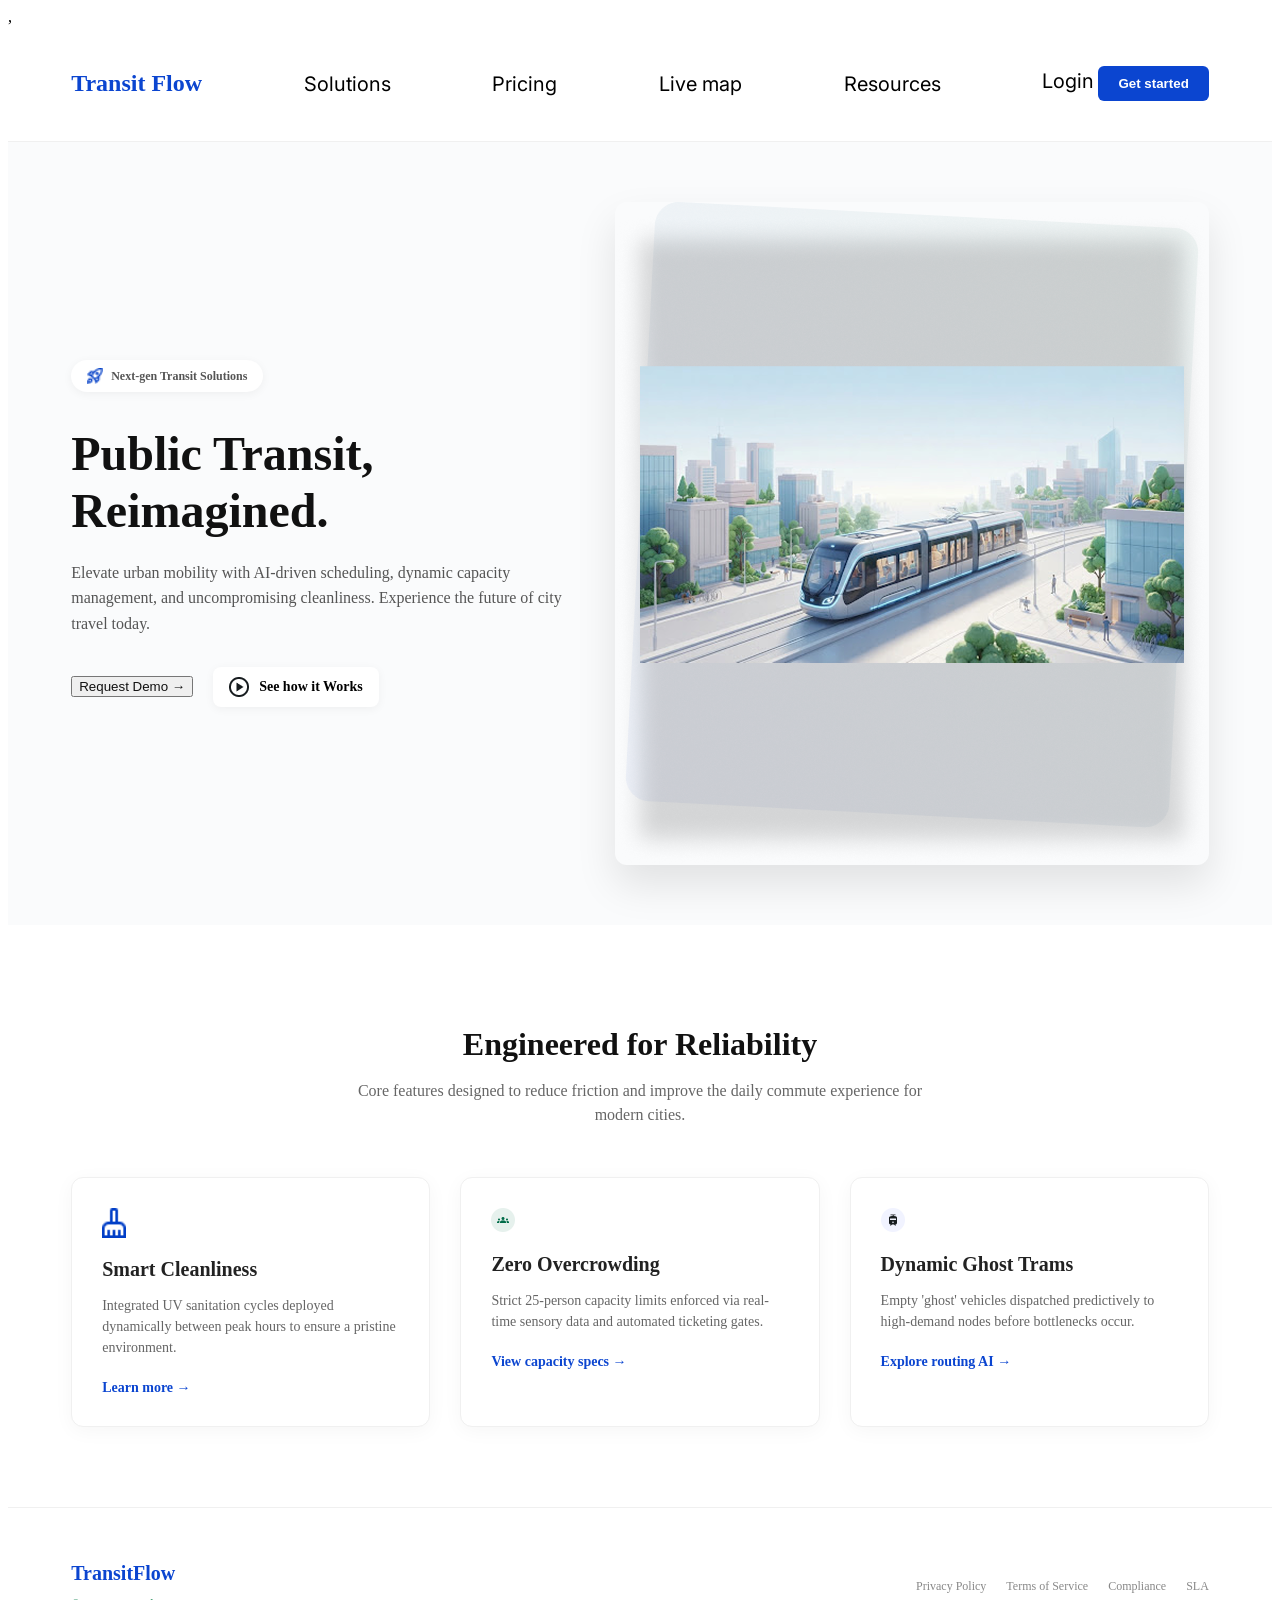
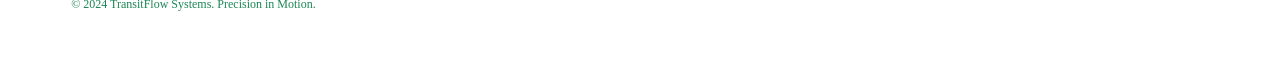
<file: Transit-flow-main/index.html>
<!DOCTYPE html>
,<html lang="en">

<head>
    <meta charset="UTF-8">
    <meta name="viewport" content="width=device-width, initial-scale=1.0">
    <title>Transit flow</title>
    <link rel="stylesheet" type="text/css" href="style.css">
</head>

<body>
    <div>
        <div class="navbar-section">
            <p class="logo">Transit Flow</p>
            <a class="nav-links">Solutions</a>
            <a class="nav-links">Pricing</a>
            <a class="nav-links">Live map</a>
            <a class="nav-links">Resources</a>
            <div class="nav-actions">
                <a class="nav-links login-link">Login</a>
                <button class="btn-primary">Get started</button>
            </div>
        </div>
        <div class="hero-section">
            <div class="hero-content">
                <div class="pill">
                    <img class="hero-icon" src="./images/ROCKET.png">
                    <span>Next-gen Transit Solutions</span>
                </div>
                <h1 class="hero-title">Public Transit,<br>Reimagined.</h1>
                <p class="hero-description">Elevate urban mobility with AI-driven scheduling, dynamic capacity
                    management, and uncompromising cleanliness. Experience the future of city travel today.</p>
                <div class="hero-actions">
                    <button class="btn-secondary">Request Demo <span class="arrow">&rarr;</span></button>
                    <div class="play-btn-container">
                        <img class="play-icon" src="./images/pause.png">
                        <span>See how it Works</span>
                    </div>
                </div>
            </div>
            <div class="hero-image-container">
                <img class="hero-main-image" src="./images/tram.png">
            </div>
        </div>
        <div class="features-section">
            <div class="features-header">
                <h1 class="features-main-title">Engineered for Reliability</h1>
                <p class="features-main-description">Core features designed to reduce friction and improve the daily
                    commute experience for modern cities.</p>
            </div>
            <div class="features-cards">
                <div class="feature-card">
                    <div class="icon-circle">
                        <img class="feature-image" src="./images/brush.png">
                    </div>
                    <h2 class="feature-title">Smart Cleanliness</h2>
                    <p class="feature-description">Integrated UV sanitation cycles deployed dynamically between peak
                        hours to ensure a pristine environment.</p>
                    <a class="feature-link">Learn more &rarr;</a>
                </div>
                <div class="feature-card">
                    <div class="icon-circle">
                        <img class="feature-image" src="./images/teams.png">
                    </div>
                    <h2 class="feature-title">Zero Overcrowding</h2>
                    <p class="feature-description">Strict 25-person capacity limits enforced via real-time sensory data
                        and automated ticketing gates.</p>
                    <a class="feature-link">View capacity specs &rarr;</a>
                </div>
                <div class="feature-card">
                    <div class="icon-circle">
                        <img class="feature-image" src="./images/tramblack.png">
                    </div>
                    <h2 class="feature-title">Dynamic Ghost Trams</h2>
                    <p class="feature-description">Empty 'ghost' vehicles dispatched predictively to high-demand nodes
                        before bottlenecks occur.</p>
                    <a class="feature-link">Explore routing AI &rarr;</a>
                </div>
            </div>
        </div>
        <div class="footer-section">
        <div class="footer-left">
            <h1 class="footer-logo">TransitFlow</h1>
            <p class="footer-copyright">&copy; 2024 TransitFlow Systems. Precision in Motion.</p>
        </div>
        <div class="footer-right">
            <a class="footer-link">Privacy Policy</a>
            <a class="footer-link">Terms of Service</a>
            <a class="footer-link">Compliance</a>
            <a class="footer-link">SLA</a>
        </div>
    </div>
</body>

</html>
</file>
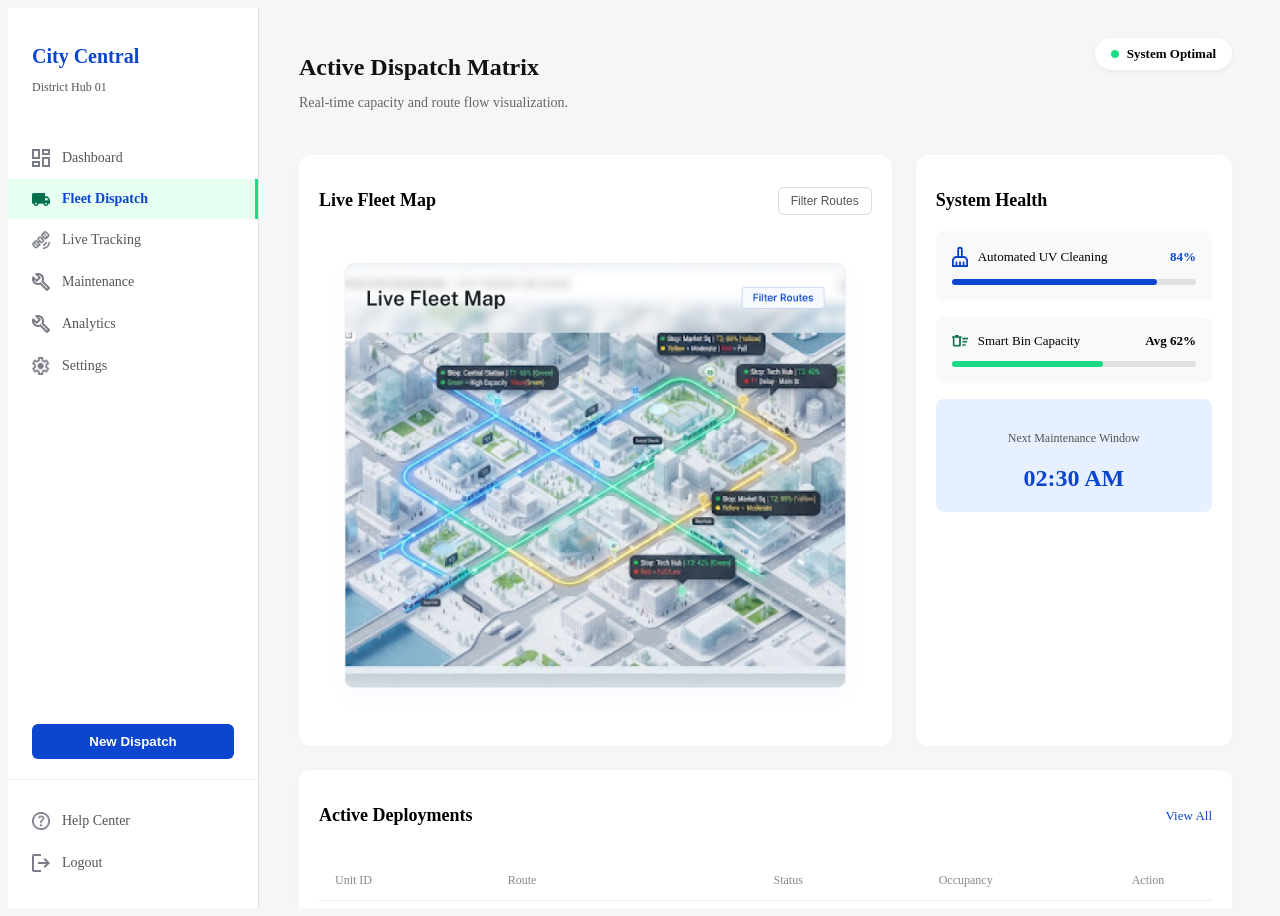
<file: Transit-flow-main/deployment.html>
<!DOCTYPE html>
<html lang="en">

<head>
    <meta charset="UTF-8">
    <meta name="viewport" content="width=device-width, initial-scale=1.0">
    <title>Hub 01 Deployment</title>
    <link rel="stylesheet" type="text/css" href="style.css">
</head>

<body class="dashboard-body">
    <div class="sidebar">
        <div class="sidebar-header">
            <h1 class="sidebar-title">City Central</h1>
            <h3 class="sidebar-subtitle">District Hub 01</h3>
        </div>
        <div class="sidebar-nav">
            <a class="sidebar-link"><img class="sidebar-icon" src="./images/squares.png"> Dashboard</a>
            <a class="sidebar-link active"><img class="sidebar-icon" src="./images/truck.png"> Fleet Dispatch</a>
            <a class="sidebar-link"><img class="sidebar-icon" src="./images/signal.png"> Live Tracking</a>
            <a class="sidebar-link"><img class="sidebar-icon" src="./images/wrench.png"> Maintenance</a>
            <a class="sidebar-link"><img class="sidebar-icon" src="./images/wrench.png"> Analytics</a>
            <a class="sidebar-link"><img class="sidebar-icon" src="./images/settings.png"> Settings</a>
        </div>
        <div class="sidebar-actions">
            <button class="btn-primary sidebar-btn">New Dispatch</button>
        </div>
        <div class="sidebar-footer">
            <a class="sidebar-link"><img class="sidebar-icon" src="./images/question mark.png"> Help Center</a>
            <a class="sidebar-link"><img class="sidebar-icon" src="./images/exit.png"> Logout</a>
        </div>
    </div>

    <div class="main-content">
        <div class="header-row">
            <div>
                <h1 class="page-title">Active Dispatch Matrix</h1>
                <p class="page-subtitle">Real-time capacity and route flow visualization.</p>
            </div>
            <div class="status-badge system-optimal">
                <span class="dot green-dot"></span> System Optimal
            </div>
        </div>

        <div class="dashboard-grid">
            <div class="main-panel">
                <div class="panel-header">
                    <h2>Live Fleet Map</h2>
                    <button class="btn-outline">Filter Routes</button>
                </div>
                <img class="map-image" src="./images/live map.png" style="width: 100%; border-radius: 8px;">
            </div>

            <div class="side-panel">
                <h2>System Health</h2>
                <div class="health-card">
                    <div class="health-card-header">
                        <img src="./images/brush.png" class="health-icon">
                        <span>Automated UV Cleaning</span>
                        <span class="health-value blue">84%</span>
                    </div>
                    <div class="progress-bar-bg">
                        <div class="progress-bar-fill blue" style="width: 84%;"></div>
                    </div>
                </div>
                <div class="health-card">
                    <div class="health-card-header">
                        <img src="./images/trashcan.png" class="health-icon">
                        <span>Smart Bin Capacity</span>
                        <span class="health-value">Avg 62%</span>
                    </div>
                    <div class="progress-bar-bg">
                        <div class="progress-bar-fill green" style="width: 62%;"></div>
                    </div>
                </div>
                <div class="info-card blue-bg">
                    <p>Next Maintenance Window</p>
                    <h2>02:30 AM</h2>
                </div>
            </div>
        </div>

        <div class="table-section">
            <div class="table-header">
                <h2>Active Deployments</h2>
                <a class="view-all">View All</a>
            </div>
            <table class="data-table">
                <thead>
                    <tr>
                        <th>Unit ID</th>
                        <th>Route</th>
                        <th>Status</th>
                        <th>Occupancy</th>
                        <th>Action</th>
                    </tr>
                </thead>
                <tbody>
                    <tr>
                        <td><strong>G-TRAM-402</strong></td>
                        <td>Line C (Downtown Loop)</td>
                        <td><span class="badge badge-active"><span class="dot green-dot"></span> Active</span></td>
                        <td>
                            <div class="occupancy-cell">
                                <div class="progress-bar-bg small">
                                    <div class="progress-bar-fill green" style="width: 45%;"></div>
                                </div>
                                <span>45%</span>
                            </div>
                        </td>
                        <td><img class="action-icon" src="./images/more.png"></td>
                    </tr>
                    <tr>
                        <td><strong>G-TRAM-118</strong></td>
                        <td>Line A (North Corridor)</td>
                        <td><span class="badge badge-delayed"><span class="dot red-dot"></span> Delayed</span></td>
                        <td>
                            <div class="occupancy-cell">
                                <div class="progress-bar-bg small">
                                    <div class="progress-bar-fill red" style="width: 92%;"></div>
                                </div>
                                <span>92%</span>
                            </div>
                        </td>
                        <td><img class="action-icon" src="./images/more.png"></td>
                    </tr>
                    <tr>
                        <td><strong>G-TRAM-773</strong></td>
                        <td>Line B (East West Link)</td>
                        <td><span class="badge badge-enroute"><span class="dot blue-dot"></span> En Route</span></td>
                        <td>
                            <div class="occupancy-cell">
                                <div class="progress-bar-bg small">
                                    <div class="progress-bar-fill yellow" style="width: 78%;"></div>
                                </div>
                                <span>78%</span>
                            </div>
                        </td>
                        <td><img class="action-icon" src="./images/more.png"></td>
                    </tr>
                </tbody>
            </table>
        </div>
    </div>
</body>

</html>
</file>
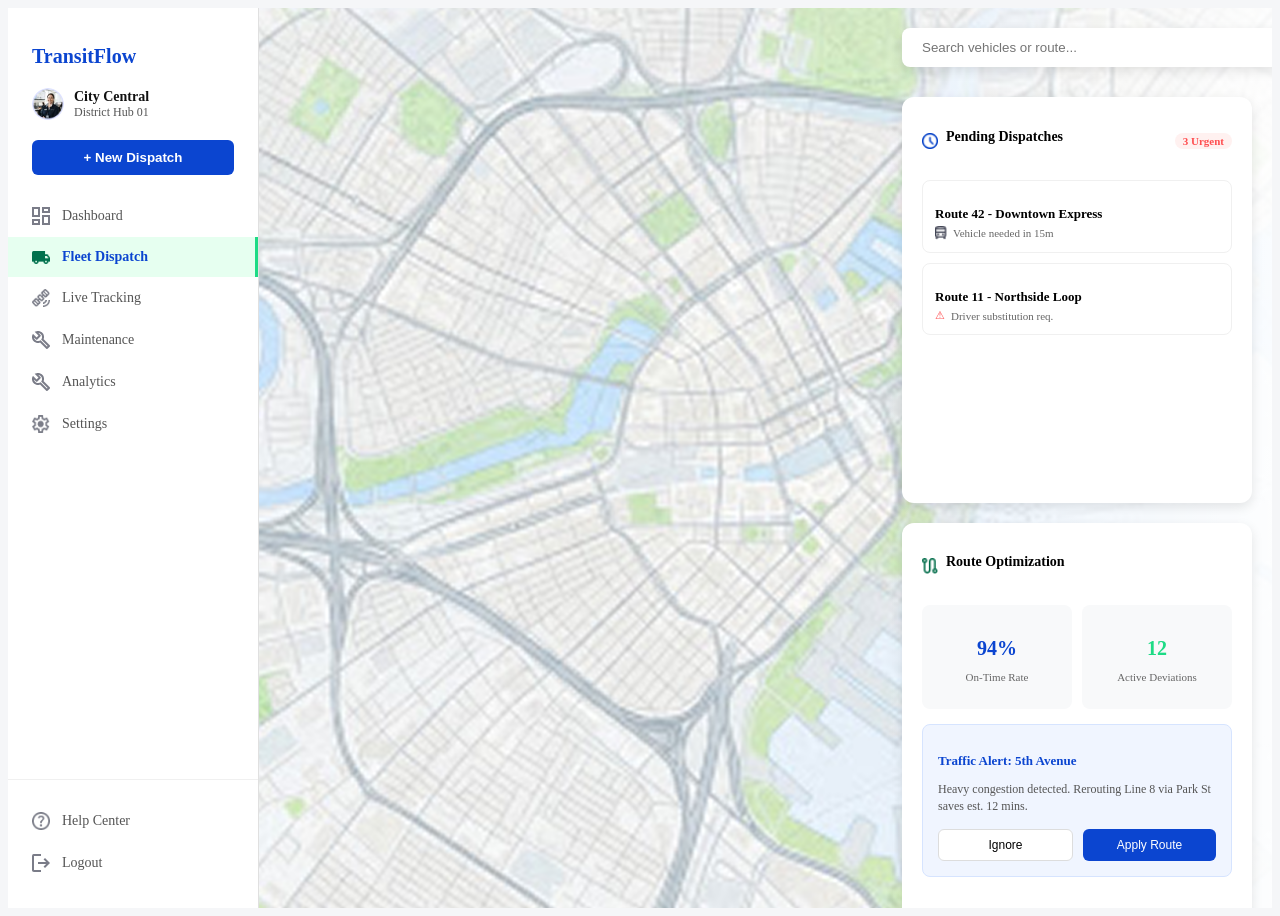
<file: Transit-flow-main/map.html>
<!DOCTYPE html>
<html lang="en">

<head>
    <meta charset="UTF-8">
    <meta name="viewport" content="width=device-width, initial-scale=1.0">
    <title>Train Times</title>
    <link rel="stylesheet" type="text/css" href="style.css">
</head>

<body class="dashboard-body">
    <div class="sidebar">
        <div class="sidebar-header" style="padding-bottom: 20px;">
            <h1 class="sidebar-title" style="margin-bottom: 20px;">TransitFlow</h1>
            <div style="display: flex; align-items: center; gap: 10px; margin-bottom: 20px;">
                <img src="./images/person.png" style="width: 32px; border-radius: 50%;">
                <div>
                    <h3 class="sidebar-title" style="font-size: 14px; margin: 0; color: #111;">City Central</h3>
                    <p class="sidebar-subtitle" style="margin: 0;">District Hub 01</p>
                </div>
            </div>
            <button class="btn-primary" style="width: 100%;">+ New Dispatch</button>
        </div>
        <div class="sidebar-nav">
            <a class="sidebar-link"><img class="sidebar-icon" src="./images/squares.png"> Dashboard</a>
            <a class="sidebar-link active"><img class="sidebar-icon" src="./images/truck.png"> Fleet Dispatch</a>
            <a class="sidebar-link"><img class="sidebar-icon" src="./images/signal.png"> Live Tracking</a>
            <a class="sidebar-link"><img class="sidebar-icon" src="./images/wrench.png"> Maintenance</a>
            <a class="sidebar-link"><img class="sidebar-icon" src="./images/wrench.png"> Analytics</a>
            <a class="sidebar-link"><img class="sidebar-icon" src="./images/settings.png"> Settings</a>
        </div>
        <div class="sidebar-footer">
            <a class="sidebar-link"><img class="sidebar-icon" src="./images/question mark.png"> Help Center</a>
            <a class="sidebar-link"><img class="sidebar-icon" src="./images/exit.png"> Logout</a>
        </div>
    </div>

    <div class="main-content"
        style="position: relative; padding: 0; overflow: hidden; background-color: #e5e5e5; display: flex; justify-content: flex-end;">
        <img src="./images/map.png"
            style="position: absolute; top: 0; left: 0; width: 100%; height: 100%; object-fit: cover; z-index: 0;">

        <div class="map-overlay-panel"
            style="position: relative; z-index: 1; width: 350px; padding: 20px; display: flex; flex-direction: column; gap: 20px; height: 100%; overflow-y: auto; background: linear-gradient(to left, rgba(255,255,255,0.9) 0%, rgba(255,255,255,0) 100%);">

            <input type="text" placeholder="Search vehicles or route..."
                style="padding: 12px 20px; border: none; border-radius: 8px; box-shadow: 0 4px 12px rgba(0,0,0,0.1); width: 100%; margin-bottom: 10px;">

            <div class="side-panel" style="box-shadow: 0 4px 12px rgba(0,0,0,0.1);">
                <div class="panel-header" style="margin-bottom: 15px;">
                    <div style="display: flex; align-items: center; gap: 8px;">
                        <img src="./images/clock.png" style="width: 16px;">
                        <h2 style="font-size: 14px;">Pending Dispatches</h2>
                    </div>
                    <span
                        style="background-color: #fff1f0; color: #ff4d4f; padding: 2px 8px; border-radius: 10px; font-size: 11px; font-weight: 600;">3
                        Urgent</span>
                </div>
                <div style="border: 1px solid #f0f0f0; border-radius: 8px; padding: 12px; margin-bottom: 10px;">
                    <p style="font-weight: 600; font-size: 13px; margin-bottom: 4px;">Route 42 - Downtown Express</p>
                    <div style="display: flex; align-items: center; gap: 6px; color: #666; font-size: 11px;">
                        <img src="./images/bus.png" style="width: 12px;"> Vehicle needed in 15m
                    </div>
                </div>
                <div style="border: 1px solid #f0f0f0; border-radius: 8px; padding: 12px;">
                    <p style="font-weight: 600; font-size: 13px; margin-bottom: 4px;">Route 11 - Northside Loop</p>
                    <div style="display: flex; align-items: center; gap: 6px; color: #666; font-size: 11px;">
                        <span style="color: #ff4d4f;">⚠</span> Driver substitution req.
                    </div>
                </div>
            </div>

            <div class="side-panel" style="box-shadow: 0 4px 12px rgba(0,0,0,0.1);">
                <div class="panel-header" style="margin-bottom: 15px;">
                    <div style="display: flex; align-items: center; gap: 8px;">
                        <img src="./images/circut.png" style="width: 16px;">
                        <h2 style="font-size: 14px;">Route Optimization</h2>
                    </div>
                </div>

                <div style="display: flex; gap: 10px; margin-bottom: 15px;">
                    <div
                        style="flex: 1; background-color: #f8f9fa; padding: 15px; border-radius: 8px; text-align: center;">
                        <h2 style="color: #0b45d0; font-size: 20px; margin-bottom: 4px;">94%</h2>
                        <p style="font-size: 11px; color: #666;">On-Time Rate</p>
                    </div>
                    <div
                        style="flex: 1; background-color: #f8f9fa; padding: 15px; border-radius: 8px; text-align: center;">
                        <h2 style="color: #1ddb85; font-size: 20px; margin-bottom: 4px;">12</h2>
                        <p style="font-size: 11px; color: #666;">Active Deviations</p>
                    </div>
                </div>

                <div style="background-color: #f0f5ff; border: 1px solid #d6e4ff; border-radius: 8px; padding: 15px;">
                    <h3 style="color: #0b45d0; font-size: 13px; margin-bottom: 8px;">Traffic Alert: 5th Avenue</h3>
                    <p style="font-size: 12px; color: #555; line-height: 1.4; margin-bottom: 15px;">Heavy congestion
                        detected. Rerouting Line 8 via Park St saves est. 12 mins.</p>
                    <div style="display: flex; gap: 10px;">
                        <button
                            style="flex: 1; padding: 8px; background: white; border: 1px solid #ddd; border-radius: 6px; font-size: 12px; cursor: pointer;">Ignore</button>
                        <button
                            style="flex: 1; padding: 8px; background: #0b45d0; color: white; border: none; border-radius: 6px; font-size: 12px; cursor: pointer;">Apply
                            Route</button>
                    </div>
                </div>
            </div>

        </div>
    </div>
</body>

</html>
</file>
<file: Transit-flow-main/style.css>
@import url('https://fonts.googleapis.com/css2?family=Inter:wght@400;500;600;700&display=swap');

.navbar-section {
    display: flex;
    justify-content: space-between;
    align-items: center;
    padding: 20px 5%;
    border-bottom: 1px solid #f0f0f0;
}

.logo {
    color: #0b45d0;
    font-size: 24px;
    font-weight: 700;
}

.nav-links {
    font-family: 'Inter', sans-serif;
    font-size: 20px;
    font-weight: 400;
    color: black;
    margin-left: 20px;
}

.btn-primary {
    background-color: #0b45d0;
    color: white;
    border: none;
    padding: 10px 20px;
    border-radius: 6px;
    font-weight: 600;
    cursor: pointer;
}

.hero-section {
    display: flex;
    align-items: center;
    justify-content: space-between;
    padding: 60px 5%;
    background-color: #fafbfc;
}

.hero-content {
    flex: 1;
    max-width: 500px;
}

.pill {
    display: flex;
    align-items: center;
    gap: 8px;
    background-color: #ffffff;
    padding: 8px 16px;
    border-radius: 20px;
    box-shadow: 0 2px 10px rgba(0,0,0,0.05);
    width: fit-content;
    margin-bottom: 24px;
    font-size: 12px;
    font-weight: 600;
    color: #555;
}

.hero-icon {
    width: 16px;
}

.hero-title {
    font-size: 48px;
    line-height: 1.2;
    margin-bottom: 20px;
    color: #111;
}

.hero-description {
    color: #555;
    font-size: 16px;
    line-height: 1.6;
    margin-bottom: 30px;
}

.hero-actions {
    display: flex;
    align-items: center;
    gap: 20px;
}

.btn-secondary {
    color:#111;
}

.play-btn-container {
    display: flex;
    align-items: center;
    gap: 10px;
    font-weight: 600;
    font-size: 14px;
    cursor: pointer;
    background-color: white;
    padding: 10px 16px;
    border-radius: 8px;
    box-shadow: 0 2px 10px rgba(0,0,0,0.05);
}

.play-icon {
    width: 20px;
}

.hero-image-container {
    flex: 1;
    display: flex;
    justify-content: flex-end;
}

.hero-main-image {
    max-width: 100%;
    border-radius: 12px;
    box-shadow: 0 20px 40px rgba(0,0,0,0.1);
}

.features-section {
    padding: 80px 5%;
    text-align: center;
}

.features-header {
    max-width: 600px;
    margin: 0 auto 50px auto;
}

.features-main-title {
    font-size: 32px;
    margin-bottom: 16px;
    color: #111;
}

.features-main-description {
    color: #666;
    font-size: 16px;
    line-height: 1.5;
}

.features-cards {
    display: flex;
    gap: 30px;
    justify-content: space-between;
}

.feature-card {
    flex: 1;
    text-align: left;
    padding: 30px;
    border-radius: 12px;
    box-shadow: 0 4px 20px rgba(0,0,0,0.04);
    background-color: #fff;
    border: 1px solid #f0f0f0;
}
.feature-image {
    width: 24px;
}

.feature-title {
    font-size: 20px;
    margin-bottom: 12px;
    color: #222;
}

.feature-description {
    color: #666;
    font-size: 14px;
    line-height: 1.5;
    margin-bottom: 20px;
}

.feature-link {
    color: #0b45d0;
    font-weight: 600;
    font-size: 14px;
}

.footer-section {
    display: flex;
    justify-content: space-between;
    align-items: center;
    padding: 40px 5%;
    border-top: 1px solid #f0f0f0;
}

.footer-logo {
    color: #0b45d0;
    font-size: 20px;
    margin-bottom: 4px;
}

.footer-copyright {
    color: #1b8755;
    font-size: 12px;
}

.footer-right {
    display: flex;
    gap: 20px;
}

.footer-link {
    color: #888;
    font-size: 12px;
}

.dashboard-body {
    display: flex;
    background-color: #f5f6f8;
    height: 100vh;
    overflow: hidden;
}

.sidebar {
    width: 250px;
    background-color: #ffffff;
    border-right: 1px solid #e0e0e0;
    display: flex;
    flex-direction: column;
    padding: 24px 0;
}

.sidebar-header {
    padding: 0 24px 30px 24px;
}

.sidebar-title {
    color: #0b45d0;
    font-size: 20px;
    margin-bottom: 4px;
}

.sidebar-subtitle {
    color: #555;
    font-size: 12px;
    font-weight: 500;
}

.sidebar-nav {
    display: flex;
    flex-direction: column;
    flex: 1;
}

.sidebar-link {
    display: flex;
    align-items: center;
    gap: 12px;
    padding: 12px 24px;
    color: #555;
    font-size: 14px;
    font-weight: 500;
}

.sidebar-link.active {
    background-color: #e6fff0;
    color: #0b45d0;
    font-weight: 600;
    border-right: 3px solid #1ddb85;
}

.sidebar-icon {
    width: 18px;
    opacity: 0.7;
}

.sidebar-link.active .sidebar-icon {
    opacity: 1;
}

.sidebar-actions {
    padding: 20px 24px;
}

.sidebar-btn {
    width: 100%;
}

.sidebar-footer {
    padding-top: 20px;
    border-top: 1px solid #f0f0f0;
}

.main-content {
    flex: 1;
    padding: 30px 40px;
    overflow-y: auto;
}

.header-row {
    display: flex;
    justify-content: space-between;
    align-items: flex-start;
    margin-bottom: 30px;
}

.page-title {
    font-size: 24px;
    color: #111;
    margin-bottom: 8px;
}

.page-subtitle {
    font-size: 14px;
    color: #666;
}

.status-badge {
    display: flex;
    align-items: center;
    gap: 8px;
    padding: 8px 16px;
    border-radius: 20px;
    font-size: 13px;
    font-weight: 600;
    background-color: white;
    box-shadow: 0 2px 5px rgba(0,0,0,0.05);
}

.dot {
    width: 8px;
    height: 8px;
    border-radius: 50%;
}

.green-dot { background-color: #1ddb85; }
.red-dot { background-color: #ff4d4f; }
.blue-dot { background-color: #0b45d0; }

.dashboard-grid {
    display: flex;
    gap: 24px;
    margin-bottom: 24px;
}

.main-panel {
    flex: 2;
    background-color: white;
    border-radius: 12px;
    padding: 20px;
    box-shadow: 0 2px 10px rgba(0,0,0,0.02);
}

.side-panel {
    flex: 1;
    background-color: white;
    border-radius: 12px;
    padding: 20px;
    box-shadow: 0 2px 10px rgba(0,0,0,0.02);
}

.panel-header {
    display: flex;
    justify-content: space-between;
    align-items: center;
    margin-bottom: 20px;
}

.panel-header h2 {
    font-size: 18px;
}

.btn-outline {
    background: transparent;
    border: 1px solid #ddd;
    padding: 6px 12px;
    border-radius: 6px;
    font-size: 12px;
    color: #555;
    cursor: pointer;
}

.side-panel h2 {
    font-size: 18px;
    margin-bottom: 20px;
}

.health-card {
    background-color: #f8f9fa;
    border-radius: 8px;
    padding: 16px;
    margin-bottom: 16px;
}

.health-card-header {
    display: flex;
    align-items: center;
    gap: 10px;
    margin-bottom: 12px;
    font-size: 13px;
    font-weight: 500;
}

.health-icon {
    width: 16px;
}

.health-value {
    margin-left: auto;
    font-weight: 700;
}

.health-value.blue { color: #0b45d0; }


.progress-bar-bg {
    background-color: #e0e0e0;
    height: 6px;
    border-radius: 3px;
    width: 100%;
}

.progress-bar-fill {
    height: 100%;
    border-radius: 3px;
}

.progress-bar-fill.blue { background-color: #0b45d0; }
.progress-bar-fill.green { background-color: #1ddb85; }
.progress-bar-fill.red { background-color: #ff4d4f; }
.progress-bar-fill.yellow { background-color: #fadb14; }

.info-card.blue-bg {
    background-color: #e6f0ff;
    padding: 20px;
    border-radius: 8px;
    text-align: center;
}

.info-card.blue-bg p {
    font-size: 12px;
    color: #555;
    margin-bottom: 8px;
}

.info-card.blue-bg h2 {
    color: #0b45d0;
    font-size: 24px;
    margin-bottom: 0;
}

/* =========================================
   Table Section
   ========================================= */
.table-section {
    background-color: white;
    border-radius: 12px;
    padding: 20px;
    box-shadow: 0 2px 10px rgba(0,0,0,0.02);
}

.table-header {
    display: flex;
    justify-content: space-between;
    align-items: center;
    margin-bottom: 20px;
}

.table-header h2 {
    font-size: 18px;
}

.view-all {
    color: #0b45d0;
    font-size: 13px;
    font-weight: 500;
}

.data-table {
    width: 100%;
    border-collapse: collapse;
}

.data-table th {
    text-align: left;
    padding: 12px 16px;
    color: #888;
    font-size: 12px;
    font-weight: 500;
    border-bottom: 1px solid #f0f0f0;
}

.data-table td {
    padding: 16px;
    font-size: 14px;
    color: #333;
    border-bottom: 1px solid #f9f9f9;
}

.badge {
    display: inline-flex;
    align-items: center;
    gap: 6px;
    padding: 4px 10px;
    border-radius: 12px;
    font-size: 12px;
    font-weight: 500;
}

.badge-active { background-color: #e6fff0; color: #1ddb85; }
.badge-delayed { background-color: #fff1f0; color: #ff4d4f; }
.badge-enroute { background-color: #e6f0ff; color: #0b45d0; }

.occupancy-cell {
    display: flex;
    align-items: center;
    gap: 12px;
}

.progress-bar-bg.small {
    width: 60px;
    height: 4px;
}

.action-icon {
    width: 4px;
    cursor: pointer;
}
</file>
